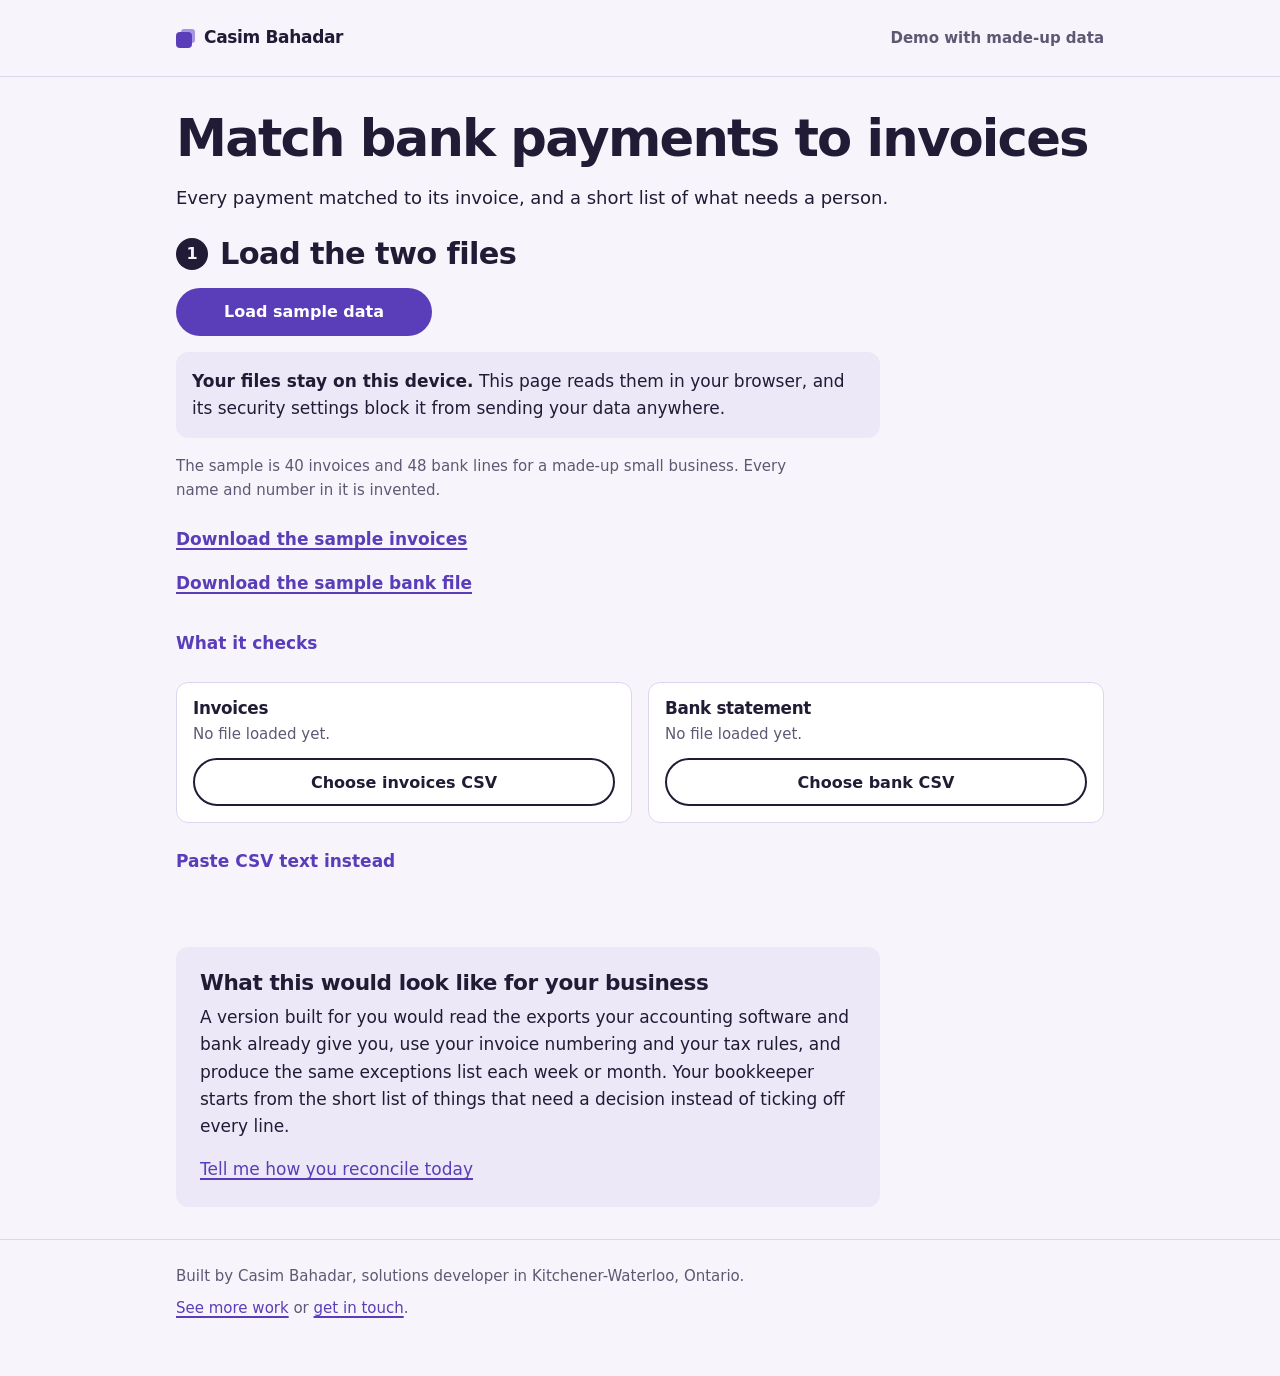
<file: index.html>
<!doctype html>
<html lang="en">
<head>
<meta charset="utf-8">
<meta name="viewport" content="width=device-width, initial-scale=1, viewport-fit=cover">
<title>Invoice and bank reconciliation demo | Casim Bahadar</title>
<meta name="description" content="Load an invoices CSV and a bank CSV and see payments matched to invoices in your browser, with unpaid invoices, partial and duplicate payments, and HST errors flagged.">
<meta name="theme-color" content="#F7F5FB">
<meta http-equiv="Content-Security-Policy" content="default-src 'none'; script-src 'sha256-dcaYiF8rsQ15AnYXZIWb/KBwa3j0bA7RWPYpEzPsWPE='; style-src 'unsafe-inline' https://fonts.googleapis.com; font-src https://fonts.gstatic.com; img-src data:; connect-src 'none'; base-uri 'none'; form-action 'none'">
<link rel="icon" href="data:image/svg+xml,%3Csvg xmlns=%27http://www.w3.org/2000/svg%27 viewBox=%270 0 16 16%27%3E%3Crect x=%275%27 y=%271%27 width=%2710%27 height=%2710%27 rx=%272%27 fill=%27%23A993E4%27/%3E%3Crect x=%271%27 y=%275%27 width=%2710%27 height=%2710%27 rx=%272%27 fill=%27%235A3DB8%27/%3E%3C/svg%3E">
<link rel="preconnect" href="https://fonts.googleapis.com">
<link rel="preconnect" href="https://fonts.gstatic.com" crossorigin>
<link rel="stylesheet" href="https://fonts.googleapis.com/css2?family=Schibsted+Grotesk:wght@400..900&display=swap">
<style>

/* Tokens. Spacing sits on a 4px scale, radii on three sizes. */
:root {
  --paper: #F7F5FB; --mist: #EDE8F7; --lav: #D8CCF3; --violet: #5A3DB8; --violet-deep: #432C93;
  --ink: #221B35; --slate: #5F5873; --line: #DDD5EE; --error: #A32A3C; --error-bg: #FBEAEE; --changed-bg: #FFF6DB;
  --s1: 0.25rem; --s2: 0.5rem; --s3: 0.75rem; --s4: 1rem; --s6: 1.5rem; --s8: 2rem; --s12: 3rem; --s16: 4rem;
  --r-sm: 4px; --r-md: 12px; --r-pill: 999px;
  --gutter: var(--s4);
  --font: "Schibsted Grotesk", ui-sans-serif, system-ui, -apple-system, "Segoe UI", Roboto, Arial, sans-serif;
  color-scheme: light;
}
@media (min-width: 40rem) { :root { --gutter: var(--s8); } }
*, *::before, *::after { box-sizing: border-box; }
html { -webkit-text-size-adjust: 100%; }
body {
  margin: 0; background: var(--paper); color: var(--ink); font-family: var(--font);
  font-size: 1rem; line-height: 1.6; -webkit-font-smoothing: antialiased;
  padding: env(safe-area-inset-top, 0px) env(safe-area-inset-right, 0px) env(safe-area-inset-bottom, 0px) env(safe-area-inset-left, 0px);
}
@media (min-width: 40rem) { body { font-size: 1.0625rem; } }
h1, h2, h3, h4 { margin: 0 0 var(--s3); line-height: 1.15; letter-spacing: -0.02em; text-wrap: balance; }
h1 { font-size: clamp(2rem, 1.4rem + 3vw, 3.2rem); font-weight: 850; letter-spacing: -0.035em; margin-bottom: var(--s4); }
h2 { font-size: clamp(1.4rem, 1.1rem + 1.2vw, 1.9rem); font-weight: 800; margin: 0; }
h3 { font-size: 1.2rem; font-weight: 750; margin-top: var(--s12); }
h4 { font-size: 1.05rem; font-weight: 750; margin-bottom: var(--s1); }
p { margin: 0 0 var(--s4); max-width: 64ch; }
a { color: var(--violet); text-decoration-thickness: 1.5px; text-underline-offset: 0.2em; }
@media (hover: hover) { a:hover { color: var(--violet-deep); } }
:focus-visible { outline: 3px solid var(--violet); outline-offset: 3px; border-radius: var(--r-sm); }
.wrap { max-width: 62rem; margin-inline: auto; padding-inline: var(--gutter); }
.sr-only { position: absolute; width: 1px; height: 1px; padding: 0; margin: -1px; overflow: hidden; clip: rect(0 0 0 0); white-space: nowrap; border: 0; }

.topbar { border-bottom: 1px solid var(--line); }
.topbar .wrap { display: flex; align-items: center; justify-content: space-between; gap: var(--s3); flex-wrap: wrap; padding-block: var(--s4); }
.wordmark { display: inline-flex; align-items: center; gap: var(--s3); min-height: 2.75rem; color: var(--ink); font-weight: 800; letter-spacing: -0.02em; text-decoration: none; }
.mark { width: 1rem; height: 1rem; border-radius: var(--r-sm); background: var(--violet); box-shadow: 4px -4px 0 -1px #A993E4; margin-top: var(--s1); }
.demo-flag { font-size: 0.9375rem; font-weight: 650; color: var(--slate); }

.intro { padding-block: var(--s8) var(--s6); }
.lede { font-size: 1.125rem; }
.privacy { max-width: 44rem; margin: 0; padding: var(--s4); background: var(--mist); border-radius: var(--r-md); }
.privacy p { margin: 0; }
.privacy strong { font-weight: 750; }

.step { padding-block: var(--s8); border-top: 1px solid var(--line); }
.step-head { display: flex; align-items: center; gap: var(--s3); margin-bottom: var(--s4); }
.step-num { flex: none; display: inline-grid; place-items: center; width: 2rem; height: 2rem; border-radius: var(--r-pill); background: var(--ink); color: var(--paper); font-weight: 800; font-size: 1rem; }
.muted { color: var(--slate); }
.small { font-size: 0.9375rem; }

/* One button system. Groups decide width: full width stacked on phones, equal widths in a row. */
.btn {
  display: inline-flex; align-items: center; justify-content: center; text-align: center;
  min-height: 3rem; padding: var(--s3) var(--s6);
  border: 2px solid transparent; border-radius: var(--r-pill);
  font: inherit; font-size: 1rem; font-weight: 650; line-height: 1.2; text-decoration: none; cursor: pointer;
}
.btn-primary { background: var(--violet); color: #fff; }
.btn-quiet { border-color: var(--ink); color: var(--ink); background: transparent; }
@media (hover: hover) {
  .btn-primary:hover { background: var(--violet-deep); color: #fff; }
  .btn-quiet:hover { background: var(--ink); color: var(--paper); }
}
.btn[disabled] { opacity: 0.45; cursor: not-allowed; }
.actions { display: flex; flex-direction: column; gap: var(--s3); margin-block: var(--s4); }
.actions > .btn { width: 100%; }
@media (min-width: 40rem) {
  .actions { flex-direction: row; flex-wrap: wrap; }
  .actions > .btn { flex: 1 1 0; width: auto; max-width: 16rem; }
}

details { margin-top: var(--s4); }
summary { cursor: pointer; font-weight: 650; color: var(--violet); min-height: 2.75rem; display: flex; align-items: center; }
textarea { width: 100%; min-height: 10rem; font: 1rem/1.5 ui-monospace, "SF Mono", Menlo, Consolas, monospace; padding: var(--s3); border: 1.5px solid var(--slate); border-radius: var(--r-md); background: #fff; color: var(--ink); }
label.block { display: block; font-weight: 650; margin-bottom: var(--s2); }
select { font: inherit; font-size: 1rem; min-height: 2.75rem; padding: var(--s1) var(--s2); border: 1.5px solid var(--slate); border-radius: var(--r-md); background: #fff; color: var(--ink); max-width: 100%; }
input[type="checkbox"], input[type="radio"] { width: 1.25rem; height: 1.25rem; accent-color: var(--violet); margin: 0; flex: none; }

.status { font-weight: 650; margin: var(--s3) 0 0; }
.alert { margin-top: var(--s4); padding: var(--s3) var(--s4); border-radius: var(--r-md); background: var(--error-bg); color: var(--error); font-weight: 650; border: 1.5px solid var(--error); }
.info { margin-top: var(--s4); padding: var(--s3) var(--s4); border-radius: var(--r-md); background: var(--mist); }
.alert:empty, .info:empty { display: none; }
.stale { margin: 0 0 var(--s6); padding: var(--s3) var(--s4); border-radius: var(--r-md); background: var(--changed-bg); border: 1.5px solid #8A6A12; font-weight: 650; }

.scroll { overflow-x: auto; -webkit-overflow-scrolling: touch; border: 1px solid var(--line); border-radius: var(--r-md); background: #fff; }
table { border-collapse: collapse; width: 100%; font-size: 0.9375rem; }
th, td { text-align: left; padding: var(--s3) var(--s4); border-bottom: 1px solid var(--line); vertical-align: top; }
th { background: var(--mist); font-weight: 700; white-space: nowrap; }
tr:last-child td, tr:last-child th { border-bottom: 0; }
td.num { font-variant-numeric: tabular-nums; white-space: nowrap; }
.check { display: flex; align-items: center; gap: var(--s2); min-height: 2.75rem; cursor: pointer; }
.map-table td { vertical-align: middle; }
.ws { display: inline-block; min-width: 0.6em; color: var(--violet); font-weight: 700; }
.empty-val { color: var(--slate); font-style: italic; }

fieldset { border: 0; padding: 0; margin: var(--s6) 0 0; }
legend { font-weight: 700; margin-bottom: var(--s2); padding: 0; }
.radio { display: flex; align-items: center; gap: var(--s3); min-height: 2.75rem; }

.summary-line { font-size: 1.125rem; font-weight: 600; max-width: 60ch; }
.summary-line b { font-weight: 850; }
.jump { display: flex; flex-wrap: wrap; gap: var(--s2) var(--s4); margin: 0; padding: 0; list-style: none; }
.jump a { display: inline-flex; align-items: center; min-height: 2.75rem; font-weight: 650; }

.cellmap { margin: 0; }
.cellmap svg { display: block; max-width: 100%; height: auto; }
.legend { display: flex; flex-wrap: wrap; gap: var(--s2) var(--s6); margin: var(--s3) 0 0; padding: 0; list-style: none; font-size: 0.9375rem; }
.legend li { display: flex; align-items: center; gap: var(--s2); }
.sw { width: 1rem; height: 1rem; border-radius: var(--r-sm); display: inline-block; }
.sw-same { background: var(--line); }
.sw-changed { background: var(--violet); }
.sw-flag { background: var(--error); background-image: repeating-linear-gradient(45deg, transparent 0 2px, rgba(255,255,255,.55) 2px 4px); }
figcaption { font-size: 0.9375rem; color: var(--slate); margin-top: var(--s2); }

.charts { display: grid; gap: 0 var(--s12); }
.charts > div { min-width: 0; }
@media (min-width: 52rem) { .charts { grid-template-columns: 1fr 1fr; } }
.bars { display: grid; gap: var(--s3); max-width: 40rem; }
.bar-row { display: grid; grid-template-columns: 1fr 2.5rem; align-items: center; gap: var(--s1) var(--s3); font-size: 0.9375rem; }
.bar-row .bar-track { grid-column: 1 / -1; grid-row: 2; }
.bar-track { display: block; height: 1rem; background: var(--mist); border-radius: var(--r-pill); overflow: hidden; }
.bar-fill { display: block; height: 100%; background: var(--violet); border-radius: var(--r-pill); }
.bars.problems .bar-fill { background: var(--error); }
.bar-row .n { font-weight: 800; font-variant-numeric: tabular-nums; text-align: right; }

.pairs { display: grid; gap: var(--s4); }
.pair { min-width: 0; border: 1.5px solid var(--line); border-radius: var(--r-md); padding: var(--s4); background: #fff; }
.pair.is-merged { border-color: var(--violet); background: var(--mist); }
.pair.is-kept { background: var(--paper); }
.pair .reason { margin: 0 0 var(--s3); color: var(--slate); font-size: 0.9375rem; }
.pair table { table-layout: fixed; font-size: 0.875rem; }
.pair th, .pair td { white-space: normal; overflow-wrap: anywhere; padding: var(--s2) var(--s3); }
.pair thead th:first-child { width: 30%; }
.pair th { overflow-wrap: normal; }
.pair td.diff { background: var(--changed-bg); font-weight: 650; }
.pair .outcome { font-weight: 650; margin: var(--s3) 0 0; }
.kind { display: inline-block; font-size: 0.875rem; font-weight: 700; padding: 0 var(--s2); border-radius: var(--r-pill); background: var(--lav); margin-left: var(--s2); vertical-align: 0.1em; }

.req-text { font-size: 0.9375rem; }
@media (min-width: 40.01rem) { .req-text { position: absolute; width: 1px; height: 1px; overflow: hidden; clip: rect(0 0 0 0); } }
@media (max-width: 40rem) {
  .stack thead, .map-table thead { position: absolute; width: 1px; height: 1px; overflow: hidden; clip: rect(0 0 0 0); }
  .stack tr { display: grid; grid-template-columns: 1fr 1fr; gap: var(--s2) var(--s4); padding: var(--s3) var(--s4); border-bottom: 1px solid var(--line); }
  .stack tr:last-child { border-bottom: 0; }
  .stack td { display: block; padding: 0; border: 0; overflow-wrap: anywhere; }
  .stack td::before { content: attr(data-label); display: block; font-size: 0.875rem; font-weight: 650; color: var(--slate); }
  .stack td:nth-child(n+5) { grid-column: 1 / -1; }
  .stack td:nth-child(1), .stack td:nth-child(2) { font-weight: 750; }
  .stack td:nth-child(1)::before { content: "Row "; display: inline; font: inherit; color: inherit; }
  .stack td:nth-child(2)::before { display: none; }
  .stack td.num { white-space: normal; }
  .stack-wrap.scroll, .map-wrap.scroll { overflow-x: visible; }
  .map-table tr { display: grid; grid-template-columns: 1fr auto; align-items: center; gap: var(--s1) var(--s4); padding: var(--s3) var(--s4); border-bottom: 1px solid var(--line); }
  .map-table tr:last-child { border-bottom: 0; }
  .map-table th { grid-column: 1 / -1; background: none; padding: 0; border: 0; white-space: normal; }
  .map-table td { padding: 0; border: 0; }
  .map-table td:last-child { grid-column: 1 / -1; font-size: 0.875rem; color: var(--slate); overflow-wrap: anywhere; }
  .map-table td:last-child::before { content: "First value: "; }
  .map-table select { width: 100%; }
}

.biz { margin-block: var(--s8); }
.biz-box { max-width: 44rem; padding: var(--s6); background: var(--mist); border-radius: var(--r-md); }
.biz-box h2 { font-size: 1.35rem; margin-bottom: var(--s2); }
.biz-box p:last-child { margin-bottom: 0; }
footer { border-top: 1px solid var(--line); padding-block: var(--s6) var(--s12); font-size: 0.9375rem; color: var(--slate); }
footer p { margin: 0 0 var(--s2); }

[hidden] { display: none !important; }
@media (prefers-reduced-motion: reduce) { * { scroll-behavior: auto !important; transition: none !important; animation: none !important; } }

/* Demo 2 additions */
.scroll { position: relative; }
@media (max-width: 40rem) { .stack thead th { white-space: normal; padding: 0; } }
.stack td:nth-child(1)::before { content: none; }
.files { display: grid; gap: var(--s4); margin-top: var(--s4); }
@media (min-width: 40rem) { .files { grid-template-columns: 1fr 1fr; } }
.file-card { padding: var(--s4); border: 1.5px solid var(--line); border-radius: var(--r-md); background: #fff; }
.file-card h3 { margin: 0 0 var(--s1); font-size: 1.05rem; }
.file-card p { margin: 0; }
.file-card .btn { width: 100%; margin-top: var(--s3); }
.roles { display: grid; gap: var(--s3); margin: 0; }
.role { display: grid; gap: var(--s1); }
.role label { font-weight: 650; }
.role select { width: 100%; }
@media (min-width: 40rem) { .role { grid-template-columns: 12rem 1fr; align-items: center; gap: var(--s4); } }
.map-group { margin-top: var(--s6); padding: var(--s4); border: 1.5px solid var(--line); border-radius: var(--r-md); background: #fff; }
.map-group h3 { margin: 0 0 var(--s3); font-size: 1.05rem; }
.map-group .hint { margin: var(--s3) 0 0; }
.num-field { display: flex; align-items: center; gap: var(--s3); flex-wrap: wrap; }
input[type="number"] { font: inherit; font-size: 1rem; width: 6rem; min-height: 2.75rem; padding: var(--s1) var(--s3); border: 1.5px solid var(--slate); border-radius: var(--r-md); background: #fff; color: var(--ink); }
.money { display: grid; gap: var(--s6); max-width: 44rem; }
.money-row h4 { margin-bottom: var(--s2); }
.money-bar { display: flex; gap: 2px; height: 1.5rem; border: 1px solid var(--ink); border-radius: var(--r-sm); overflow: hidden; background: #fff; }
.money-bar span { display: block; height: 100%; min-width: 4px; }
.seg-ok { background: var(--violet); }
.seg-owing { background: #B9A9E8; }
.seg-bad { background: var(--error); background-image: repeating-linear-gradient(45deg, transparent 0 3px, rgba(255,255,255,.55) 3px 5px); }
.seg-review { background: #8A6A12; }
.money-legend { display: flex; flex-wrap: wrap; gap: var(--s2) var(--s6); margin: var(--s2) 0 0; padding: 0; list-style: none; font-size: 0.9375rem; }
.money-legend li { display: flex; align-items: center; gap: var(--s2); }
.money-legend b { font-variant-numeric: tabular-nums; }
.sw-ok { background: var(--violet); }
.sw-owing { background: #B9A9E8; border: 1px solid var(--ink); }
.sw-bad { background: var(--error); background-image: repeating-linear-gradient(45deg, transparent 0 2px, rgba(255,255,255,.55) 2px 4px); }
.sw-review { background: #8A6A12; }
.filter { display: grid; gap: var(--s1); margin: var(--s6) 0 var(--s4); max-width: 24rem; }
.filter label { font-weight: 650; }
.tag { display: inline-block; font-size: 0.875rem; font-weight: 700; padding: 0 var(--s2); border-radius: var(--r-md); background: var(--lav); }
.tag-bad { background: var(--error-bg); color: var(--error); }
td.money-cell { font-variant-numeric: tabular-nums; white-space: nowrap; }
.intro-short { padding-bottom: 0; }
.intro-short + .step { border-top: 0; padding-top: var(--s2); }
.linkish { font: inherit; font-weight: 650; color: var(--violet); background: none; border: 0; padding: 0; text-decoration: underline; text-decoration-thickness: 1.5px; text-underline-offset: 0.2em; cursor: pointer; display: inline-flex; align-items: center; min-height: 2.75rem; }
.manual { display: grid; gap: var(--s2); margin-top: var(--s3); padding-top: var(--s3); border-top: 1px dashed var(--line); }
.manual label { font-weight: 650; font-size: 0.9375rem; }
.manual select { width: 100%; }
.manual .btn { width: 100%; }
@media (min-width: 40rem) { .manual { grid-template-columns: 1fr auto; align-items: end; } .manual label { grid-column: 1 / -1; } .manual .btn { width: auto; } }
.btn-inline { min-height: 2.75rem; margin-top: var(--s2); }
.hand { margin: 0 0 var(--s6); padding: var(--s4); border: 2px solid var(--violet); border-radius: var(--r-md); background: #fff; }
.hand h4 { margin: 0 0 var(--s2); }
.hand ul { list-style: none; margin: 0; padding: 0; display: grid; gap: var(--s2); }
.hand li { display: flex; flex-wrap: wrap; align-items: center; justify-content: space-between; gap: var(--s2) var(--s4); }
</style>
</head>
<body>
<header class="topbar">
  <div class="wrap">
    <a class="wordmark" href="https://casimbahadar.github.io/"><span class="mark" aria-hidden="true"></span>Casim Bahadar</a>
    <span class="demo-flag">Demo with made-up data</span>
  </div>
</header>

<main id="main">
  <div class="wrap intro intro-short">
    <h1>Match bank payments to invoices</h1>
    <p class="lede">Every payment matched to its invoice, and a short list of what needs a person.</p>
  </div>

  <section class="wrap step" aria-labelledby="h-load">
    <div class="step-head"><span class="step-num" aria-hidden="true">1</span><h2 id="h-load">Load the two files</h2></div>
    <div class="actions"><button class="btn btn-primary" id="btn-sample" type="button">Load sample data</button></div>
    <div class="privacy"><p><strong>Your files stay on this device.</strong> This page reads them in your browser, and its security settings block it from sending your data anywhere.</p></div>
    <p class="small muted" style="margin-top: var(--s4)">The sample is 40 invoices and 48 bank lines for a made-up small business. Every name and number in it is invented.</p>
    <p style="margin: 0"><button class="linkish" id="dl-sample-inv" type="button">Download the sample invoices</button></p>
    <p style="margin: 0"><button class="linkish" id="dl-sample-bank" type="button">Download the sample bank file</button></p>
    <details>
      <summary>What it checks</summary>
      <p>A payment is matched when its bank description names an invoice number (INV-1042, INV1042, #1042 or "invoice 1042"), whatever the date. A payment with no number is matched when exactly one open invoice has that balance and is dated within a set number of days before it. When two or more fit, it goes to a person instead of being guessed. It flags payments with no invoice, invoices with no payment, partial, duplicate and extra payments, tax that isn't 13% HST on H13 invoices, tax charged on EXEMPT or ZERO invoices, and totals that don't equal subtotal plus tax. You can match any leftover payment by hand, and undo it.</p>
      <p>Bank files can have one signed amount column or separate deposit and withdrawal columns, with or without a header row. Title lines above the header and totals rows are left out.</p>
    </details>
    <div class="files">
      <div class="file-card">
        <h3>Invoices</h3>
        <p class="small muted" id="inv-status">No file loaded yet.</p>
        <button class="btn btn-quiet" id="btn-inv" type="button">Choose invoices CSV</button>
        <input type="file" id="file-inv" accept=".csv,.txt,text/csv,text/plain" hidden>
      </div>
      <div class="file-card">
        <h3>Bank statement</h3>
        <p class="small muted" id="bank-status">No file loaded yet.</p>
        <button class="btn btn-quiet" id="btn-bank" type="button">Choose bank CSV</button>
        <input type="file" id="file-bank" accept=".csv,.txt,text/csv,text/plain" hidden>
      </div>
    </div>
    <details id="paste-box">
      <summary>Paste CSV text instead</summary>
      <label class="block" for="paste-inv">Invoices CSV, with a header row first</label>
      <textarea id="paste-inv" spellcheck="false" autocomplete="off"></textarea>
      <label class="block" for="paste-bank" style="margin-top: var(--s4)">Bank CSV, with a header row first</label>
      <textarea id="paste-bank" spellcheck="false" autocomplete="off"></textarea>
      <div class="actions"><button class="btn btn-quiet" id="btn-paste" type="button">Use pasted text</button></div>
    </details>
    <div class="alert" id="load-error" role="alert"></div>
  </section>

  <section class="wrap step" id="step-map" aria-labelledby="h-map" hidden>
    <div class="step-head"><span class="step-num" aria-hidden="true">2</span><h2 id="h-map" tabindex="-1">Check the columns</h2></div>
    <p id="map-summary"></p>
    <details id="map-details">
      <summary>Change which columns are used</summary>
      <div class="map-group"><h3>Invoices file</h3><div class="roles" id="roles-inv"></div><p class="hint small muted" id="hint-inv"></p></div>
      <div class="map-group"><h3>Bank file</h3><div class="roles" id="roles-bank"></div><p class="hint small muted" id="hint-bank"></p></div>
    </details>
    <div class="map-group">
      <h3>Matching without an invoice number</h3>
      <div class="num-field"><label for="window">Look for invoices dated up to</label><input type="number" id="window" min="1" max="365" value="45" inputmode="numeric"><span>days before the payment</span></div>
      <p class="hint small muted">Payments that name an invoice number are matched by that number, whatever the date. Invoices with tax code H13 are checked for 13% HST, allowing one cent for rounding. EXEMPT and ZERO invoices are flagged if they charge any tax. Every invoice is checked that subtotal plus tax equals the total.</p>
    </div>
    <div class="alert" id="map-error" role="alert"></div>
    <div class="actions"><button class="btn btn-primary" id="btn-run" type="button">Match payments</button></div>
  </section>

  <section class="wrap step" id="step-results" aria-labelledby="h-results" hidden>
    <div class="step-head"><span class="step-num" aria-hidden="true">3</span><h2 id="h-results" tabindex="-1">Results</h2></div>
    <p class="stale" id="stale" role="status" hidden></p>
    <p class="summary-line" id="summary"></p>
    <nav aria-label="Results sections"><ul class="jump">
      <li><a href="#h-exceptions">Exceptions</a></li>
      <li><a href="#h-matched">Matched</a></li>
      <li><a href="#h-download">Download</a></li>
    </ul></nav>

    <h3>Where the money is</h3>
    <div class="money" id="money"></div>

    <h3 id="h-exceptions" tabindex="-1">Exceptions</h3>
    <p class="small muted">Each one needs a person to look at it. Nothing here was changed or guessed.</p>
    <div class="hand" id="hand" hidden></div>
    <div class="bars problems" id="bars-exc"></div>
    <div class="filter" id="filter-wrap"><label for="filter">Show</label><select id="filter"></select></div>
    <div id="exceptions"></div>

    <h3 id="h-matched">Matched payments</h3>
    <div id="matched"></div>

    <div id="skipped-wrap" hidden>
      <h3>Rows that couldn't be read</h3>
      <div id="skipped"></div>
    </div>

    <h3 id="h-download">Download</h3>
    <div class="actions">
      <button class="btn btn-primary" id="dl-exc" type="button">Download exceptions</button>
      <button class="btn btn-quiet" id="dl-matched" type="button">Download matched list</button>
    </div>
    <div class="actions"><button class="btn btn-quiet" id="btn-reset" type="button">Start over</button></div>
    <p class="sr-only" id="announce" aria-live="polite"></p>
  </section>

  <aside class="wrap biz" aria-labelledby="h-biz">
    <div class="biz-box">
      <h2 id="h-biz">What this would look like for your business</h2>
      <p>A version built for you would read the exports your accounting software and bank already give you, use your invoice numbering and your tax rules, and produce the same exceptions list each week or month. Your bookkeeper starts from the short list of things that need a decision instead of ticking off every line.</p>
      <p><a href="https://casimbahadar.github.io/contact.html">Tell me how you reconcile today</a></p>
    </div>
  </aside>
</main>

<footer>
  <div class="wrap">
    <p>Built by Casim Bahadar, solutions developer in Kitchener-Waterloo, Ontario.</p>
    <p><a href="https://casimbahadar.github.io/work.html">See more work</a> or <a href="https://casimbahadar.github.io/contact.html">get in touch</a>.</p>
  </div>
</footer>
<script>/* CORE-START: pure functions, no page access. Tests call these through window.Recon. */
const Recon = (() => {
  const HST_RATE = 13;

  function detectDelimiter(text) {
    let line = "", q = false;
    for (let i = 0; i < text.length; i++) {
      const c = text[i];
      if (c === '"') q = !q;
      else if (!q && (c === "\n" || c === "\r")) break;
      line += q ? "" : c;
    }
    const counts = { ",": 0, ";": 0, "\t": 0 };
    for (const c of line) if (c in counts) counts[c]++;
    let best = ",";
    for (const d of [";", "\t"]) if (counts[d] > counts[best]) best = d;
    return best;
  }

  function parseCSV(text, label) {
    if (text.charCodeAt(0) === 0xFEFF) text = text.slice(1);
    const delim = detectDelimiter(text);
    const records = [];
    let field = "", fields = [], inQuotes = false, line = 1, quoteLine = 0;
    const end = () => { fields.push(field); field = ""; records.push(fields); fields = []; };
    for (let i = 0; i < text.length; i++) {
      const c = text[i];
      if (inQuotes) {
        if (c === '"') { if (text[i + 1] === '"') { field += '"'; i++; } else inQuotes = false; }
        else { if (c === "\n") line++; field += c; }
        continue;
      }
      if (c === '"' && field === "") { inQuotes = true; quoteLine = line; }
      else if (c === delim) { fields.push(field); field = ""; }
      else if (c === "\r") { if (text[i + 1] === "\n") i++; end(); line++; }
      else if (c === "\n") { end(); line++; }
      else field += c;
    }
    if (inQuotes) throw new Error("In the " + label + ", line " + quoteLine + " opens a quote that never closes. Check that line for a stray \" character.");
    if (field !== "" || fields.length) end();
    const rows = [];
    records.forEach((f, i) => { if (f.some(v => v.trim() !== "")) rows.push({ row: i + 1, cells: f.map(v => v.trim()) }); });
    if (!rows.length) throw new Error("The " + label + " is empty.");
    const width = Math.max(...rows.map(r => r.cells.length));
    // A data row has a date and an amount in it. Some bank exports have no header row at all,
    // and some report exports put title lines above the header.
    const isData = r => { const cs = r.cells.filter(v => v !== ""); return cs.some(v => dateParts(v)) && cs.some(v => !dateParts(v) && /\d/.test(v) && parseMoney(v) !== null); };
    let hi = 0, noHeader = false;
    if (isData(rows[0])) noHeader = true;
    else {
      const need = Math.max(2, Math.ceil(width * 0.5));
      const found = rows.slice(0, 10).findIndex(r => r.cells.filter(v => v !== "").length >= need && !isData(r));
      hi = found < 0 ? 0 : found;
    }
    const headers = [];
    for (let i = 0; i < width; i++) headers.push(noHeader ? "Column " + (i + 1) : (rows[hi].cells[i] || "Column " + (i + 1)));
    const bodyRaw = noHeader ? rows : rows.slice(hi + 1);
    if (!bodyRaw.length) throw new Error("The " + label + " has a header row but no data rows.");
    const totalRows = [], body = [];
    for (const r of bodyRaw) {
      const c = r.cells.slice(); while (c.length < width) c.push("");
      if (c.some(v => /^(grand )?totals?\b/i.test(v))) totalRows.push(r.row); else body.push({ row: r.row, cells: c });
    }
    return { headers, rows: body, delimiter: delim, noHeader, titleRows: noHeader ? 0 : hi, totalRows };
  }

  const ROLES = {
    inv: [
      ["number", "Invoice number", true], ["customer", "Customer", false], ["date", "Invoice date", true],
      ["subtotal", "Subtotal before tax", false], ["code", "Tax code", false], ["tax", "Tax", false], ["total", "Total", true]
    ],
    bank: [
      ["date", "Date", true], ["desc", "Description", true], ["desc2", "More description", false], ["amount", "Amount (one column, deposits positive)", false],
      ["deposit", "Deposit column", false], ["withdrawal", "Withdrawal column", false]
    ]
  };
  const PATTERNS = {
    inv: [
      ["date", /^(?!.*due).*date/i], ["code", /tax ?(code|type|class)|^code$/i], ["subtotal", /sub ?-?total|before tax|pre-?tax|net amount|^net$/i],
      ["tax", /^(tax|hst|gst|sales tax|tax amount|hst amount|tps|tvh)$/i], ["total", /total|amount due|gross|^amount$|montant/i],
      ["customer", /customer|client|bill ?to|source name|name/i], ["number", /invoice|inv\b|number|^num$|no\.?$|#|facture/i]
    ],
    bank: [
      ["date", /date|posted/i], ["deposit", /deposit|credit|money in|paid in|d[ée]p[oô]t/i], ["withdrawal", /withdraw|debit|money out|paid out|retrait/i],
      ["amount", /amount|value|montant|cad ?\$/i], ["desc", /desc|detail|memo|payee|transaction|narrative|name|libell/i], ["desc2", /desc|detail|memo|payee|narrative|libell/i]
    ]
  };
  // For a file with no header row: work columns out from what's in them.
  function guessByContent(t, kind) {
    const sample = t.rows.slice(0, 300), roles = {};
    const stats = t.headers.map((h, c) => {
      const vals = sample.map(r => r.cells[c]).filter(v => v !== "");
      const dates = vals.filter(v => dateParts(v)).length;
      const nums = vals.filter(v => !dateParts(v) && /\d/.test(v) && parseMoney(v) !== null).length;
      return { c, filled: vals.length / Math.max(1, sample.length), date: dates / Math.max(1, vals.length), num: nums / Math.max(1, vals.length), len: vals.reduce((s, v) => s + v.length, 0) / Math.max(1, vals.length) };
    });
    const dateCol = stats.filter(s => s.date >= 0.8).sort((a, b) => b.date - a.date)[0];
    if (dateCol) roles.date = dateCol.c;
    const numeric = stats.filter(s => s.c !== roles.date && s.num >= 0.8);
    const text = stats.filter(s => s.c !== roles.date && s.num < 0.5).sort((a, b) => b.len - a.len);
    if (kind === "bank") {
      if (text[0]) roles.desc = text[0].c;
      let pair = null;
      for (let i = 0; i < numeric.length && !pair; i++) for (let j = i + 1; j < numeric.length && !pair; j++) {
        const a = numeric[i].c, b = numeric[j].c;
        const one = sample.filter(r => (r.cells[a] !== "") !== (r.cells[b] !== "")).length;
        if (one >= sample.length * 0.9) pair = [a, b];
      }
      if (pair) { roles.withdrawal = pair[0]; roles.deposit = pair[1]; }
      else if (numeric[0]) roles.amount = numeric[0].c;
    } else {
      if (numeric.length) roles.total = numeric[numeric.length - 1].c;
      const num = stats.find(s => s.c !== roles.date && sample.every(r => /^[A-Z#-]{0,6}\d+$/i.test(r.cells[s.c])));
      if (num) roles.number = num.c;
    }
    return roles;
  }
  function guessRoles(headers, kind, table) {
    if (table && table.noHeader) return guessByContent(table, kind);
    const roles = {}, taken = new Set();
    for (const [role, re] of PATTERNS[kind]) {
      const i = headers.findIndex((h, j) => !taken.has(j) && re.test(h));
      if (i >= 0) { roles[role] = i; taken.add(i); }
    }
    if (roles.amount !== undefined && (roles.deposit !== undefined || roles.withdrawal !== undefined)) delete roles.amount;
    return roles;
  }

  // Money to integer cents. Handles $, CA$, spaces, (brackets) and a decimal comma.
  function parseMoney(s) {
    let v = String(s || "").replace(/[\s\u00A0]/g, "").replace(/^(CA|CAD|C)?\$|\$$|CAD$/gi, "");
    if (v === "") return null;
    let neg = false;
    if (/^\(.*\)$/.test(v)) { neg = true; v = v.slice(1, -1); }
    if (/^-/.test(v)) { neg = !neg; v = v.slice(1); }
    v = v.replace(/^\$/, "");
    const lastDot = v.lastIndexOf("."), lastComma = v.lastIndexOf(",");
    if (lastDot >= 0 && lastComma >= 0) {
      if (lastComma > lastDot) v = v.replace(/\./g, "").replace(",", ".");
      else v = v.replace(/,/g, "");
    } else if (lastComma >= 0) {
      v = /,\d{2}$/.test(v) && (v.match(/,/g) || []).length === 1 ? v.replace(",", ".") : v.replace(/,/g, "");
    }
    if (!/^\d+(\.\d{1,2})?$/.test(v)) return null;
    const [w, f = ""] = v.split(".");
    const c = parseInt(w, 10) * 100 + parseInt((f + "00").slice(0, 2), 10);
    return neg ? -c : c;
  }
  const fmtMoney = c => (c < 0 ? "-" : "") + "$" + Math.floor(Math.abs(c) / 100).toLocaleString("en-CA") + "." + String(Math.abs(c) % 100).padStart(2, "0");

  const MONTHS = ["jan","feb","mar","apr","may","jun","jul","aug","sep","oct","nov","dec"];
  const MOIS = { janvier: 1, janv: 1, fevrier: 2, fevr: 2, mars: 3, avril: 4, avr: 4, mai: 5, juin: 6, juillet: 7, juil: 7, aout: 8, septembre: 9, sept: 9, octobre: 10, novembre: 11, decembre: 12 };
  function monthOf(w) {
    const f = w.normalize("NFD").replace(/[\u0300-\u036f]/g, "").toLowerCase().replace(/\.$/, "");
    return MOIS[f] || MONTHS.indexOf(f.slice(0, 3)) + 1;
  }
  // Returns {y, m, d} when the order is known, {a, b, y} when it depends on the file's order, or null.
  function dateParts(s) {
    const v = String(s || "").trim().replace(/[T ]\d{1,2}:\d{2}.*$/, "");
    let r;
    if ((r = v.match(/^(\d{4})[-\/.](\d{1,2})[-\/.](\d{1,2})$/))) return { y: +r[1], m: +r[2], d: +r[3] };
    if ((r = v.match(/^(\d{1,2})[-\/.](\d{1,2})[-\/.](\d{4})$/))) return { a: +r[1], b: +r[2], y: +r[3] };
    if ((r = v.match(/^([A-Za-z]{3,})\.?\s+(\d{1,2}),?\s+(\d{4})$/))) { const m = monthOf(r[1]); return m ? { y: +r[3], m, d: +r[2] } : null; }
    const fr = v.replace(/^le\s+/i, "").replace(/^(\d{1,2})er\b/i, "$1");
    if ((r = fr.match(/^(\d{1,2})[\s-]+([A-Za-z\u00C0-\u00FF]{3,}\.?),?[\s-]+(\d{4})$/))) { const m = monthOf(r[2]); return m ? { y: +r[3], m, d: +r[1] } : null; }
    return null;
  }
  // Works out whether a file writes day or month first, from any date where one part is over 12.
  function detectOrder(values) {
    let day = null, month = null, needs = false;
    for (const v of values) {
      const p = dateParts(v);
      if (!p || p.a === undefined) continue;
      if (p.a > 12 && p.b <= 12) day = day || v;
      else if (p.b > 12 && p.a <= 12) month = month || v;
      else if (p.a !== p.b) needs = true;
    }
    if (day && month) return { order: "conflict", example: day + " and " + month };
    if (day) return { order: "day", example: day };
    if (month) return { order: "month", example: month };
    return { order: needs ? "unknown" : "none", example: "" };
  }
  function toDay(p, order) {
    if (!p) return null;
    let y = p.y, m = p.m, d = p.d;
    if (p.a !== undefined) {
      if (p.a === p.b) { m = p.a; d = p.b; }
      else if (order === "day") { d = p.a; m = p.b; }
      else if (order === "month") { m = p.a; d = p.b; }
      else return null;
    }
    if (m < 1 || m > 12 || d < 1 || d > new Date(Date.UTC(y, m, 0)).getUTCDate()) return null;
    return Date.UTC(y, m - 1, d) / 86400000;
  }
  const fmtDay = n => new Date(n * 86400000).toISOString().slice(0, 10);

  const norm = s => String(s).toUpperCase().replace(/[^A-Z0-9]/g, "");
  // Finds invoice numbers named in a bank description.
  function findRefs(desc, byNorm, byDigits) {
    const up = String(desc).toUpperCase();
    const found = new Set(), unknown = new Set();
    const re = /(#\s*)?\b([A-Z]{1,4})?[\s\-_.:#]*(\d{3,})\b/g;
    let m;
    while ((m = re.exec(up))) {
      const hash = /#/.test(m[0]), prefix = m[2] || "", digits = m[3];
      const word = up.slice(Math.max(0, m.index - 9), m.index);
      const full = prefix + digits;
      if (prefix && byNorm.has(full)) { found.add(byNorm.get(full)); continue; }
      const invWord = /\b(INVOICE|INV|NO)[\s.:#]*$/.test(word) || /^(INV|INVOICE|NO)$/.test(prefix);
      if ((hash || invWord || prefix === "INV") && byDigits.has(digits)) { const n = byDigits.get(digits); if (n) { found.add(n); continue; } }
      if (prefix === "INV" || hash || invWord) unknown.add((prefix || "#") + (prefix ? "-" : "") + digits);
    }
    return { found: [...found], unknown: [...unknown] };
  }

  function readInvoices(t, roles, order) {
    const out = [], skipped = [], seen = new Map();
    for (const tr of t.totalRows || []) skipped.push({ file: "Invoices", row: tr, reason: "Totals row, left out" });
    const get = (r, k) => roles[k] === undefined ? "" : r.cells[roles[k]];
    for (const r of t.rows) {
      const num = get(r, "number");
      const bad = why => skipped.push({ file: "Invoices", row: r.row, reason: why });
      if (!num) { bad("No invoice number"); continue; }
      if (seen.has(norm(num))) { bad("Invoice number " + num + " already appears on row " + seen.get(norm(num))); continue; }
      const day = toDay(dateParts(get(r, "date")), order);
      if (day === null) { bad("Invoice date \"" + get(r, "date") + "\" isn't a date that can be read"); continue; }
      const total = parseMoney(get(r, "total"));
      if (total === null) { bad("Total \"" + get(r, "total") + "\" isn't a number"); continue; }
      const hasTax = roles.subtotal !== undefined && roles.tax !== undefined;
      const sub = hasTax ? parseMoney(get(r, "subtotal")) : null, tax = hasTax ? (get(r, "tax") === "" ? 0 : parseMoney(get(r, "tax"))) : null;
      if (hasTax && (sub === null || tax === null)) { bad("Subtotal or tax isn't a number"); continue; }
      seen.set(norm(num), r.row);
      const code = roles.code === undefined ? "H13" : (get(r, "code").toUpperCase().replace(/\s/g, "") || "H13");
      out.push({ num, customer: get(r, "customer"), day, sub, tax, total, code, row: r.row, paid: 0, links: [] });
    }
    return { invoices: out, skipped };
  }

  function readBank(t, roles, order) {
    const deposits = [], skipped = [];
    for (const tr of t.totalRows || []) skipped.push({ file: "Bank", row: tr, reason: "Totals row, left out" });
    let withdrawals = 0;
    const get = (r, k) => roles[k] === undefined ? "" : r.cells[roles[k]];
    for (const r of t.rows) {
      const bad = why => skipped.push({ file: "Bank", row: r.row, reason: why });
      const day = toDay(dateParts(get(r, "date")), order);
      if (day === null) { bad("Date \"" + get(r, "date") + "\" isn't a date that can be read"); continue; }
      let amt;
      if (roles.amount !== undefined) {
        amt = parseMoney(get(r, "amount"));
        if (amt === null) { bad("Amount \"" + get(r, "amount") + "\" isn't a number"); continue; }
      } else {
        const dep = parseMoney(get(r, "deposit")), wd = parseMoney(get(r, "withdrawal"));
        if (dep === null && wd === null) { bad("No deposit or withdrawal amount"); continue; }
        amt = (dep || 0) - Math.abs(wd || 0);
      }
      if (amt <= 0) { withdrawals++; continue; }
      deposits.push({ row: r.row, day, desc: [get(r, "desc"), get(r, "desc2")].filter(Boolean).join(" "), amt, links: [], status: "" });
    }
    return { deposits, withdrawals, skipped };
  }

  const TYPES = {
    unmatched: "Payment with no invoice", unpaid: "Invoice with no payment", partial: "Partly paid",
    duplicate: "Duplicate payment", overpaid: "Overpayment", review: "Needs review",
    hst: "Tax isn't 13% HST", taxonexempt: "Tax on an untaxed invoice", totalmismatch: "Total doesn't add up", taxcode: "Unknown tax code"
  };

  function reconcile(invT, invRoles, invOrder, bankT, bankRoles, bankOrder, windowDays, manual) {
    manual = manual || {};
    const { invoices, skipped: s1 } = readInvoices(invT, invRoles, invOrder);
    const { deposits, withdrawals, skipped: s2 } = readBank(bankT, bankRoles, bankOrder);
    const exceptions = [];
    const exc = (type, o) => exceptions.push(Object.assign({ type, label: TYPES[type], invoice: "", payRow: null, payDay: null, amount: null, reason: "" }, o));
    const byNorm = new Map(), digitCount = new Map(), byDigits = new Map();
    for (const inv of invoices) {
      byNorm.set(norm(inv.num), inv.num);
      const d = (inv.num.match(/(\d+)\D*$/) || [])[1];
      if (d) { digitCount.set(d, (digitCount.get(d) || 0) + 1); byDigits.set(d, inv.num); }
    }
    for (const [d, n] of digitCount) if (n > 1) byDigits.set(d, null);
    const byNum = new Map(invoices.map(i => [i.num, i]));
    const order = deposits.slice().sort((a, b) => a.day - b.day || a.row - b.row);
    const link = (dep, inv, amt, rule) => { inv.paid += amt; inv.links.push({ row: dep.row, amt }); dep.links.push({ num: inv.num, amt, rule }); };

    function applyRef(dep, inv, rule) {
      const bal = inv.total - inv.paid;
      if (bal <= 0) {
        const same = dep.amt === inv.total || inv.links.some(l => l.amt === dep.amt);
        exc(same ? "duplicate" : "overpaid", { invoice: inv.num, payRow: dep.row, payDay: dep.day, amount: dep.amt,
          reason: (same ? "Same amount as a payment already received for " : "Extra payment for ") + inv.num + ", which was already paid in full" + (inv.links.length ? " by bank row " + inv.links.map(l => l.row).join(" and ") : "") + "." });
        dep.status = "exception";
        return;
      }
      if (dep.amt > bal) {
        link(dep, inv, dep.amt, rule);
        exc("overpaid", { invoice: inv.num, payRow: dep.row, payDay: dep.day, amount: dep.amt, reason: "Paid " + fmtMoney(dep.amt) + " when " + fmtMoney(bal) + " was owing, " + fmtMoney(dep.amt - bal) + " too much." });
        dep.status = "matched";
        return;
      }
      link(dep, inv, dep.amt, rule);
      dep.status = "matched";
    }

    // Pass 0: matches a person made by hand
    for (const dep of order) {
      const n = manual[dep.row];
      if (n && byNum.has(n)) { applyRef(dep, byNum.get(n), "Matched by hand"); dep.manual = true; }
    }
    // Pass 1: payments that name an invoice
    for (const dep of order) {
      if (dep.status) continue;
      const refs = findRefs(dep.desc, byNorm, byDigits);
      dep.unknown = refs.unknown;
      if (refs.found.length === 1) applyRef(dep, byNum.get(refs.found[0]), "Invoice number in description");
      else if (refs.found.length > 1) {
        const invs = refs.found.map(n => byNum.get(n));
        const owing = invs.reduce((s, i) => s + Math.max(0, i.total - i.paid), 0);
        if (owing === dep.amt && invs.every(i => i.total > i.paid)) { invs.forEach(i => link(dep, i, i.total - i.paid, "Invoice numbers in description")); dep.status = "matched"; }
        else { exc("review", { invoice: refs.found.join(", "), payRow: dep.row, payDay: dep.day, amount: dep.amt, reason: "Names " + refs.found.join(" and ") + ", but the amount doesn't equal what's owing on them (" + fmtMoney(owing) + ")." }); dep.status = "exception"; }
      }
    }
    // Pass 2: payments with no invoice number, by exact balance inside the date window
    for (const dep of order) {
      if (dep.status) continue;
      const cands = invoices.filter(i => i.total - i.paid === dep.amt && dep.day >= i.day && dep.day <= i.day + windowDays);
      const named = dep.unknown && dep.unknown.length ? " It names " + dep.unknown.join(", ") + ", which isn't in the invoice list." : "";
      if (cands.length === 1) { link(dep, cands[0], dep.amt, "Amount and date" + (named ? " (named invoice not found)" : "")); dep.status = "matched"; }
      else if (cands.length > 1) { exc("review", { invoice: cands.map(c => c.num).join(", "), payRow: dep.row, payDay: dep.day, amount: dep.amt, reason: "Could be any of " + cands.length + " invoices with the same balance: " + cands.map(c => c.num).join(", ") + "." + named }); dep.status = "exception"; }
      else {
        exc("unmatched", { payRow: dep.row, payDay: dep.day, amount: dep.amt, reason: named ? named.trim() + " No other invoice matches the amount." : "No invoice number in the description, and no invoice with a balance of " + fmtMoney(dep.amt) + " dated up to " + windowDays + " days before it." });
        dep.status = "exception";
      }
    }
    // Invoice-level checks
    for (const inv of invoices) {
      if (inv.paid === 0) exc("unpaid", { invoice: inv.num, amount: inv.total, reason: "No payment found for " + inv.num + (inv.customer ? " (" + inv.customer + ")" : "") + ", dated " + fmtDay(inv.day) + "." });
      else if (inv.paid < inv.total) exc("partial", { invoice: inv.num, amount: inv.total - inv.paid, reason: "Paid " + fmtMoney(inv.paid) + " of " + fmtMoney(inv.total) + ". " + fmtMoney(inv.total - inv.paid) + " still owing." });
      if (inv.sub === null) continue;
      if (inv.code === "H13") {
        const expected = Math.floor((inv.sub * HST_RATE + 50) / 100);
        if (Math.abs(inv.tax - expected) > 1) exc("hst", { invoice: inv.num, amount: inv.tax, reason: "Tax is " + fmtMoney(inv.tax) + ". 13% of " + fmtMoney(inv.sub) + " is " + fmtMoney(expected) + "." });
      } else if (inv.code === "EXEMPT" || inv.code === "ZERO") {
        if (inv.tax !== 0) exc("taxonexempt", { invoice: inv.num, amount: inv.tax, reason: "Tax code " + inv.code + " means no tax, but " + fmtMoney(inv.tax) + " tax was charged." });
      } else {
        exc("taxcode", { invoice: inv.num, amount: inv.tax, reason: "Tax code \"" + inv.code + "\" isn't H13, EXEMPT or ZERO, so the tax wasn't checked." });
      }
    }
    for (const inv of invoices) {
      if (inv.sub !== null && inv.sub + inv.tax !== inv.total) exc("totalmismatch", { invoice: inv.num, amount: inv.total, reason: "Subtotal " + fmtMoney(inv.sub) + " plus tax " + fmtMoney(inv.tax) + " is " + fmtMoney(inv.sub + inv.tax) + ", but the total says " + fmtMoney(inv.total) + "." });
    }
    const matched = [];
    for (const dep of order) for (const l of dep.links) {
      const inv = byNum.get(l.num);
      const status = inv.paid === inv.total ? (inv.links.length > 1 ? "Paid in " + inv.links.length + " payments" : "Paid") : inv.paid < inv.total ? "Partly paid" : "Overpaid";
      matched.push({ payRow: dep.row, payDay: dep.day, desc: dep.desc, amount: l.amt, invoice: l.num, rule: l.rule, status });
    }
    const rank = { duplicate: 1, unmatched: 2, overpaid: 3, review: 4, partial: 5, unpaid: 6, totalmismatch: 7, hst: 8, taxonexempt: 9, taxcode: 10 };
    exceptions.sort((a, b) => rank[a.type] - rank[b.type] || (a.payRow || 0) - (b.payRow || 0) || a.invoice.localeCompare(b.invoice));
    const sum = (xs, f) => xs.reduce((s, x) => s + f(x), 0);
    const totals = {
      invoiced: sum(invoices, i => i.total),
      collected: sum(invoices, i => Math.min(i.paid, i.total)),
      owing: sum(invoices, i => Math.max(0, i.total - i.paid)),
      received: sum(deposits, d => d.amt),
      depMatched: sum(matched, m => m.amount),
      depDuplicate: sum(exceptions.filter(e => e.type === "duplicate" || (e.type === "overpaid" && e.payRow !== null && !deposits.find(d => d.row === e.payRow).links.length)), e => e.amount),
      depUnmatched: sum(exceptions.filter(e => e.type === "unmatched"), e => e.amount),
      depReview: sum(exceptions.filter(e => e.type === "review"), e => e.amount)
    };
    const taxChecked = invRoles.subtotal !== undefined && invRoles.tax !== undefined;
    return { invoices, deposits, withdrawals, matched, exceptions, skipped: s1.concat(s2), totals, windowDays, taxChecked, manualCount: deposits.filter(d => d.manual).length };
  }

  function toCSV(headers, rows) {
    const q = v => { const s = String(v); return /[",\r\n]|^\s|\s$/.test(s) ? '"' + s.replace(/"/g, '""') + '"' : s; };
    return [headers, ...rows].map(r => r.map(q).join(",")).join("\r\n") + "\r\n";
  }

  return { ROLES, TYPES, parseCSV, guessRoles, parseMoney, fmtMoney, dateParts, detectOrder, findRefs, reconcile, toCSV, fmtDay };
})();
window.Recon = Recon;
/* CORE-END */

const SAMPLE_INV = "Invoice number,Customer,Invoice date,Subtotal,Tax code,Tax,Total\nINV-1001,Priya Raman,2026-06-02,525.75,H13,68.35,594.10\nINV-1002,Omar Haddad,2026-06-03,960.75,H13,124.90,\"1,085.65\"\nINV-1003,Grace Liu,2026-06-05,2475.25,H13,321.78,\"2,797.03\"\nINV-1004,Liam Fraser,2026-06-07,3100.25,H13,403.03,\"3,503.28\"\nINV-1005,Sofia Rossi,2026-06-10,150.00,H13,19.50,169.50\nINV-1006,Yusuf Khan,2026-06-11,150.00,H13,19.50,169.50\nINV-1007,Nadia Petrova,2026-06-13,750.00,H13,97.50,847.50\nINV-1008,Owen Clarke,2026-06-16,1650.75,EXEMPT,0.00,\"1,650.75\"\nINV-1009,Mei Tanaka,2026-06-18,225.50,H13,29.32,254.82\nINV-1010,Ravi Kapoor,2026-06-19,360.50,ZERO,0.00,360.50\nINV-1011,Tessa Kaur,2026-06-21,480.00,H13,62.40,542.40\nINV-1012,Diego Morales,2026-06-23,150.75,H13,19.60,170.35\nINV-1013,Fiona Walsh,2026-06-26,1150.75,H13,138.09,\"1,288.84\"\nINV-1014,Adam Kowal,2026-06-27,481.37,H13,62.58,543.95\nINV-1015,Sara Lindberg,2026-06-29,2475.00,H13,321.75,\"2,796.75\"\nINV-1016,Kofi Asante,2026-07-01,437.85,H13,56.93,494.78\nINV-1017,Emily Harper,2026-07-04,360.25,H13,46.83,407.08\nINV-1018,Hana Sato,2026-07-06,1480.00,H13,192.40,\"1,672.40\"\nINV-1019,Zoe Laurent,2026-07-08,480.25,ZERO,62.43,542.68\nINV-1020,Caleb Hughes,2026-07-10,960.50,H13,124.87,\"1,085.37\"\nINV-1021,Leila Nasser,2026-07-12,3100.75,H13,155.04,\"3,255.79\"\nINV-1022,Victor Lindqvist,2026-07-14,2475.75,H13,321.85,\"2,797.60\"\nINV-1023,Julia Novak,2026-07-15,151.37,H13,19.68,181.05\nINV-1024,Isaac Mensah,2026-07-18,2476.37,H13,321.93,\"2,798.30\"\nINV-1025,Aisha Bello,2026-07-19,300.25,H13,39.03,339.28\nINV-1026,Ben Hofstetter,2026-07-21,1150.25,H13,149.53,\"1,299.78\"\nINV-1027,Chloe Dubois,2026-07-24,525.00,H13,68.25,593.25\nINV-1028,Mateo Alvarez,2026-07-26,1150.50,H13,149.57,\"1,300.07\"\nINV-1029,Amara Okeke,2026-07-27,751.37,H13,97.68,849.05\nINV-1030,Noah Martin,2026-07-30,300.00,H13,39.00,339.00\nINV-1031,Ines Carvalho,2026-07-31,1275.00,H13,165.75,\"1,440.75\"\nINV-1032,Wei Zhang,2026-08-03,3100.00,H13,403.00,\"3,503.00\"\nINV-1033,Rachel Bauer,2026-08-04,525.25,H13,68.28,593.53\nINV-1034,Ethan Brooks,2026-08-07,1275.75,H13,165.85,\"1,441.60\"\nINV-1035,Marcus Reid,2026-08-08,752.74,H13,97.86,850.60\nINV-1036,Lucas DeSouza,2026-08-11,300.75,H13,39.10,339.85\nINV-1037,Anna Kowalski,2026-08-13,2477.74,H13,322.11,\"2,799.85\"\nINV-1038,Farah Siddiqui,2026-08-15,226.87,H13,29.49,256.36\nINV-1039,Jon Tremblay,2026-08-16,225.75,H13,29.35,255.10\nINV-1040,Maya Patel,2026-08-18,527.12,H13,68.53,595.65\n";
const SAMPLE_BANK = "Date,Description,Withdrawal,Deposit\n6/11/2026,DEPOSIT #1004,,3503.28\n6/12/2026,CHEQUE DEPOSIT REF INVOICE 1003,,2797.03\n6/16/2026,ONLINE BANKING PAYMENT INV1007,,847.50\n6/17/2026,EFT CREDIT ROSSI S - INV-1005,,169.50\n6/26/2026,ONLINE BANKING PAYMENT INV1002,,1085.65\n7/1/2026,RENT PAYMENT,1850.00,\n7/2/2026,DEPOSIT #1001,,594.10\n7/2/2026,MONTHLY ACCOUNT FEE,16.95,\n7/3/2026,EFT CREDIT KAPOOR R - INV-1010,,360.50\n7/7/2026,CHEQUE DEPOSIT REF INVOICE 1006,,169.50\n7/9/2026,ONLINE BANKING PAYMENT INV1014,,543.95\n7/11/2026,EFT CREDIT MORALES D - INV-1012,,170.35\n7/12/2026,ONLINE BANKING PAYMENT INV1016,,494.78\n7/15/2026,DEPOSIT #1008,,1650.75\n7/16/2026,ONLINE BANKING PAYMENT INV1009,,254.82\n7/19/2026,EFT CREDIT LINDBERG S - INV-1015,,2796.75\n7/21/2026,EFT CREDIT HUGHES C - INV-1020,,1085.37\n7/21/2026,ONLINE BANKING PAYMENT INV1018,,1672.40\n7/22/2026,BRANCH DEPOSIT,,812.40\n7/25/2026,ONLINE BANKING PAYMENT INV1021,,3255.79\n7/26/2026,CHEQUE DEPOSIT REF INVOICE 1013,,1288.84\n7/28/2026,ONLINE BANKING PAYMENT INV1026,,1299.78\n7/30/2026,CHEQUE DEPOSIT REF INVOICE 1027,,593.25\n7/31/2026,DEPOSIT #1023,,181.05\n7/31/2026,E-TRANSFER RECEIVED AMARA OKEKE,,849.05\n7/31/2026,E-TRANSFER RECEIVED EMILY HARPER INV-1017,,407.08\n8/1/2026,ONLINE BANKING PAYMENT INV1028,,1300.07\n8/2/2026,E-TRANSFER RECEIVED ZOE LAURENT INV-1019,,542.68\n8/5/2026,SOFTWARE SUBSCRIPTION,56.50,\n8/9/2026,E-TRANSFER RECEIVED RACHEL BAUER INV-1033,,296.76\n8/11/2026,CHEQUE DEPOSIT REF INVOICE 1024,,2798.30\n8/11/2026,E-TRANSFER RECEIVED WEI ZHANG,,3503.00\n8/13/2026,EFT CREDIT LINDQVIST V - INV-1022,,2797.60\n8/14/2026,E-TRANSFER RECEIVED K ABARA,,300.00\n8/15/2026,ONLINE BANKING PAYMENT INV1025,,339.28\n8/18/2026,BRANCH DEPOSIT,,1440.75\n8/19/2026,DEPOSIT #1034,,1341.60\n8/20/2026,DEPOSIT #1035,,600.60\n8/20/2026,INSURANCE PREMIUM,213.40,\n8/23/2026,MOBILE CHEQUE DEPOSIT,,339.00\n8/24/2026,CHEQUE DEPOSIT REF INVOICE 1039,,255.10\n8/25/2026,CHEQUE DEPOSIT REF INVOICE 1039,,255.10\n8/26/2026,CHEQUE DEPOSIT REF INVOICE 1040,,595.65\n8/27/2026,CHEQUE DEPOSIT REF INVOICE 1040,,595.65\n8/30/2026,CHEQUE DEPOSIT REF INVOICE 1011,,542.40\n9/3/2026,ONLINE BANKING PAYMENT INV-2099,,452.00\n9/8/2026,E-TRANSFER RECEIVED RACHEL BAUER INV-1033,,296.77\n9/15/2026,ACCOUNTANT FEE,339.00,\n";

(() => {
  const $ = id => document.getElementById(id);
  const esc = s => String(s).replace(/[&<>"']/g, c => ({ "&": "&amp;", "<": "&lt;", ">": "&gt;", '"': "&quot;", "'": "&#39;" }[c]));
  const state = { inv: null, bank: null, roles: { inv: {}, bank: {} }, order: { inv: "none", bank: "none" }, result: null, filter: "all", showAll: { exc: false, matched: false }, manual: {} };
  const M = Recon.fmtMoney;

  function setError(id, msg) { $(id).textContent = msg || ""; }

  function loadText(kind, text, label) {
    const name = kind === "inv" ? "invoices file" : "bank file";
    try {
      if (!text || !text.trim()) throw new Error("The " + name + " is empty.");
      state[kind] = Recon.parseCSV(text, name);
    } catch (e) {
      state[kind] = null;
      $(kind === "inv" ? "inv-status" : "bank-status").textContent = "Couldn't read " + label + ".";
      setError("load-error", e.message);
      return false;
    }
    const t = state[kind];
    $(kind === "inv" ? "inv-status" : "bank-status").textContent = label + ": " + t.rows.length + " rows, " + t.headers.length + " columns.";
    state.roles[kind] = Recon.guessRoles(t.headers, kind, t);
    state.manual = {};
    const di = state.roles[kind].date;
    state.order[kind] = di === undefined ? "none" : Recon.detectOrder(t.rows.map(r => r.cells[di])).order;
    return true;
  }

  function afterLoad() {
    state.result = null;
    $("step-results").hidden = true;
    if (!state.inv || !state.bank) { $("step-map").hidden = true; return; }
    setError("load-error", "");
    renderRoles();
    const problems = validate().filter(p => !/days/.test(p));
    const headless = ["inv", "bank"].filter(k => state[k].noHeader);
    $("map-details").open = problems.length > 0 || headless.length > 0;
    const named = k => { const di = state.roles[k].date; return di !== undefined && state[k].rows.slice(0, 20).some(r => /[A-Za-z\u00C0-\u00FF]{3,}/.test(r.cells[di])); };
    const orderText = k => named(k) && state.order[k] === "none" ? "written with month names" : ({ none: "year first", day: "day first", month: "month first" }[state.order[k]] || "unclear");
    const name = k => k === "inv" ? "invoices file" : "bank file";
    const notes = [];
    for (const k of headless) notes.push("The " + name(k) + " has no header row, so its columns were matched by what's in them. Check them below.");
    for (const k of ["inv", "bank"]) if (state[k].titleRows) notes.push("Skipped " + state[k].titleRows + (state[k].titleRows === 1 ? " title line" : " title lines") + " above the header in the " + name(k) + ".");
    if (state.roles.inv.subtotal === undefined || state.roles.inv.tax === undefined) notes.push("The invoices file has no subtotal or tax column, so the tax and total checks will be skipped.");
    $("map-summary").textContent = (problems.length
      ? "Some columns or date orders need your choice before matching. They're listed below."
      : "Found every column needed in both files. Invoice dates are " + orderText("inv") + " and bank dates are " + orderText("bank") + ".") + (notes.length ? " " + notes.join(" ") : "");
    $("step-map").hidden = false;
    $("h-map").focus({ preventScroll: true });
    $("step-map").scrollIntoView({ block: "start", behavior: matchMedia("(prefers-reduced-motion: reduce)").matches ? "auto" : "smooth" });
  }

  function renderRoles() {
    for (const kind of ["inv", "bank"]) {
      const t = state[kind], roles = state.roles[kind];
      const first = i => { const r = t.rows.find(x => x.cells[i] !== ""); return r ? r.cells[i] : ""; };
      const opts = '<option value="">Not in this file</option>' + t.headers.map((h, i) => '<option value="' + i + '">' + esc(h) + (t.noHeader ? ", like " + esc(first(i).slice(0, 30)) : "") + "</option>").join("");
      let html = Recon.ROLES[kind].map(([role, label, req]) =>
        '<div class="role"><label for="r-' + kind + "-" + role + '">' + esc(label) + (req ? "" : ' <span class="muted small">(optional)</span>') + "</label>" +
        '<select id="r-' + kind + "-" + role + '" data-kind="' + kind + '" data-role="' + role + '">' + opts + "</select></div>").join("");
      html += '<div class="role"><label for="o-' + kind + '">Date order</label><select id="o-' + kind + '" data-kind="' + kind + '" data-order="1">' +
        '<option value="none">Year first, like 2026-07-03</option><option value="day">Day first, like 03/07/2026</option><option value="month">Month first, like 07/03/2026</option><option value="unknown">Not sure</option></select></div>';
      $("roles-" + kind).innerHTML = html;
      for (const [role] of Recon.ROLES[kind]) $("r-" + kind + "-" + role).value = roles[role] === undefined ? "" : String(roles[role]);
      $("o-" + kind).value = state.order[kind] === "conflict" ? "unknown" : state.order[kind];
      orderHint(kind);
    }
  }
  function orderHint(kind) {
    const t = state[kind], di = state.roles[kind].date;
    const det = di === undefined ? { order: "none" } : Recon.detectOrder(t.rows.map(r => r.cells[di]));
    const msg = { day: "Dates read as day first, because of " + det.example + ".", month: "Dates read as month first, because of " + det.example + ".",
      none: "", unknown: "Some dates could be day or month first. Choose the date order above.", conflict: "This file mixes date orders (" + det.example + "). Check the date column." }[det.order];
    $("hint-" + kind).textContent = msg;
  }

  document.addEventListener("change", e => {
    const el = e.target;
    if (!el.dataset.kind) return;
    const kind = el.dataset.kind;
    if (el.dataset.order) state.order[kind] = el.value;
    else if (el.value === "") delete state.roles[kind][el.dataset.role];
    else state.roles[kind][el.dataset.role] = +el.value;
    if (el.dataset.role === "date") { const di = state.roles[kind].date; state.order[kind] = di === undefined ? "none" : Recon.detectOrder(state[kind].rows.map(r => r.cells[di])).order; $("o-" + kind).value = state.order[kind] === "conflict" ? "unknown" : state.order[kind]; orderHint(kind); }
    markStale();
  });
  $("window").addEventListener("input", markStale);

  function markStale() {
    if (!state.result) return;
    $("stale").textContent = "You changed a setting, so these results are out of date. Tap Match payments to update them.";
    $("stale").hidden = false;
    $("btn-run").textContent = "Match payments again";
  }

  function validate() {
    const missing = [];
    for (const kind of ["inv", "bank"]) {
      for (const [role, label, req] of Recon.ROLES[kind]) if (req && state.roles[kind][role] === undefined) missing.push((kind === "inv" ? "Invoices: " : "Bank: ") + label);
      if (state.order[kind] === "unknown" || state.order[kind] === "conflict") missing.push((kind === "inv" ? "Invoices" : "Bank") + ": date order");
    }
    const b = state.roles.bank;
    if (b.amount === undefined && b.deposit === undefined) missing.push("Bank: an amount column or a deposit column");
    const w = +$("window").value;
    if (!Number.isInteger(w) || w < 1 || w > 365) missing.push("A number of days from 1 to 365");
    return missing;
  }

  function run() {
    const missing = validate();
    if (missing.length) { setError("map-error", "Choose these before matching: " + missing.join("; ") + "."); return; }
    setError("map-error", "");
    state.result = Recon.reconcile(state.inv, state.roles.inv, state.order.inv, state.bank, state.roles.bank, state.order.bank, +$("window").value, state.manual);
    state.filter = "all";
    state.showAll = { exc: false, matched: false };
    $("stale").hidden = true;
    $("btn-run").textContent = "Match payments";
    $("step-results").hidden = false;
    render();
    $("h-results").focus({ preventScroll: true });
    $("step-results").scrollIntoView({ block: "start", behavior: matchMedia("(prefers-reduced-motion: reduce)").matches ? "auto" : "smooth" });
  }

  function render() {
    const r = state.result;
    const deps = r.deposits.length, inv = r.invoices.length;
    const invLinked = new Set(r.matched.map(m => m.invoice)).size;
    const payLinked = new Set(r.matched.map(m => m.payRow)).size;
    const n = (k, one, many) => "<b>" + k + "</b> " + (k === 1 ? one : many);
    $("summary").innerHTML = n(deps, "deposit", "deposits") + " and " + n(inv, "invoice", "invoices") + " checked. " + n(payLinked, "payment", "payments") + " matched to " + n(invLinked, "invoice", "invoices") + ". " +
      n(r.exceptions.length, "exception needs", "exceptions need") + " a person to look." +
      (r.withdrawals ? " " + r.withdrawals + (r.withdrawals === 1 ? " withdrawal was" : " withdrawals were") + " left out." : "") +
      (r.manualCount ? " " + r.manualCount + (r.manualCount === 1 ? " payment was" : " payments were") + " matched by hand." : "") +
      (r.taxChecked ? "" : " Tax and total checks were skipped because the invoices file has no subtotal or tax column.");
    renderMoney();
    renderHand();
    renderExcBars();
    renderFilter();
    renderTables();
    const sk = r.skipped;
    $("skipped-wrap").hidden = !sk.length;
    if (sk.length) $("skipped").innerHTML = table(["File", "Row", "Problem"], sk.map(s => [esc(s.file), s.row, esc(s.reason)]), null);
  }

  function moneyRow(title, total, parts) {
    const segs = parts.filter(p => p[1] > 0);
    return '<div class="money-row"><h4>' + esc(title) + " " + M(total) + '</h4><div class="money-bar" aria-hidden="true">' +
      segs.map(p => '<span class="' + p[2] + '" style="width:' + (p[1] / total * 100).toFixed(2) + '%"></span>').join("") + '</div><ul class="money-legend">' +
      parts.map(p => '<li><span class="sw ' + p[2].replace("seg", "sw") + '"></span>' + esc(p[0]) + " <b>" + M(p[1]) + "</b></li>").join("") + "</ul></div>";
  }
  function renderHand() {
    const rows = Object.keys(state.manual).map(Number).sort((a, b) => a - b);
    $("hand").hidden = !rows.length;
    $("hand").innerHTML = rows.length ? "<h4>Matched by hand</h4><ul>" + rows.map(r => "<li><span>Bank row " + r + " to " + esc(state.manual[r]) + '</span><button class="btn btn-quiet" type="button" data-unmatch="' + r + '">Undo</button></li>').join("") + "</ul>" : "";
  }
  function renderMoney() {
    const t = state.result.totals;
    $("money").innerHTML =
      moneyRow("Invoiced", t.invoiced, [["Collected", t.collected, "seg-ok"], ["Still owing", t.owing, "seg-owing"]]) +
      moneyRow("Deposited", t.received, [["Matched to invoices", t.depMatched, "seg-ok"], ["Duplicate or extra", t.depDuplicate, "seg-bad"], ["No invoice found", t.depUnmatched, "seg-owing"], ["Needs review", t.depReview, "seg-review"]].filter(p => p[1] > 0 || p[2] === "seg-ok"));
  }
  function renderExcBars() {
    const counts = {};
    for (const e of state.result.exceptions) counts[e.label] = (counts[e.label] || 0) + 1;
    const entries = Object.entries(counts).sort((a, b) => b[1] - a[1]);
    if (!entries.length) { $("bars-exc").innerHTML = '<p class="muted">No exceptions. Every payment matched and every invoice is paid.</p>'; return; }
    const max = Math.max(...entries.map(e => e[1]));
    $("bars-exc").innerHTML = entries.map(([k, n]) => '<div class="bar-row"><span>' + esc(k) + '</span><span class="bar-track" aria-hidden="true"><span class="bar-fill" style="width:' + (n / max * 100).toFixed(1) + '%"></span></span><span class="n">' + n + "</span></div>").join("");
  }
  function renderFilter() {
    const ex = state.result.exceptions, types = [...new Set(ex.map(e => e.type))];
    $("filter-wrap").hidden = types.length < 2;
    $("filter").innerHTML = '<option value="all">All exceptions (' + ex.length + ")</option>" +
      types.map(t => '<option value="' + t + '">' + esc(Recon.TYPES[t]) + " (" + ex.filter(e => e.type === t).length + ")</option>").join("");
    $("filter").value = state.filter;
  }
  $("filter").addEventListener("change", () => {
    state.filter = $("filter").value;
    state.showAll.exc = false;
    renderTables();
  });

  const payCell = (row, day) => row === null ? '<span class="muted">None</span>' : "Bank row " + row + ", " + Recon.fmtDay(day);
  function renderTables() {
    const r = state.result;
    const ex = r.exceptions.filter(e => state.filter === "all" || e.type === state.filter);
    const open = r.invoices.filter(i => i.total - i.paid > 0);
    const picker = e => {
      if (e.payRow === null || (e.type !== "unmatched" && e.type !== "review") || !open.length) return "";
      const opts = open.slice().sort((a, b) => Math.abs(a.total - a.paid - e.amount) - Math.abs(b.total - b.paid - e.amount) || b.day - a.day).slice(0, 200)
        .map(i => '<option value="' + esc(i.num) + '">' + esc(i.num) + " owes " + M(i.total - i.paid) + (i.customer ? ", " + esc(i.customer) : "") + "</option>").join("");
      return '<div class="manual"><label for="mm-' + e.payRow + '">Match this payment to</label><select id="mm-' + e.payRow + '">' + opts + '</select><button class="btn btn-quiet" type="button" data-manual="' + e.payRow + '">Match</button></div>';
    };
    $("exceptions").innerHTML = table(["Problem", "Invoice", "Payment", "Amount", "Why"],
      ex.map(e => ['<span class="tag tag-bad">' + esc(e.label) + "</span>", e.invoice ? esc(e.invoice) : '<span class="muted">None</span>', payCell(e.payRow, e.payDay), M(e.amount), esc(e.reason) + picker(e)]), "exc", "exceptions", 3);
    $("matched").innerHTML = table(["Invoice", "Status", "Payment", "Amount", "Bank description", "Matched by"],
      r.matched.map(m => [esc(m.invoice), '<span class="tag">' + esc(m.status) + "</span>", payCell(m.payRow, m.payDay), M(m.amount), esc(m.desc),
        esc(m.rule) + (m.rule === "Matched by hand" ? ' <button class="btn btn-quiet btn-inline" type="button" data-unmatch="' + m.payRow + '">Undo this match</button>' : "")]), "matched", "matched payments", 3);
  }
  function table(headers, rows, key, noun, moneyCol) {
    if (!rows.length) return '<p class="muted">None.</p>';
    const limit = key && !state.showAll[key] ? 20 : 1000;
    const shown = rows.slice(0, limit);
    let html = '<div class="scroll stack-wrap"><table class="stack" role="table"><thead role="rowgroup"><tr role="row">' + headers.map(h => '<th scope="col" role="columnheader">' + h + "</th>").join("") + '</tr></thead><tbody role="rowgroup">' +
      shown.map(r => '<tr role="row">' + r.map((v, i) => '<td role="cell" data-label="' + headers[i] + '"' + (i === moneyCol ? ' class="money-cell"' : "") + ">" + v + "</td>").join("") + "</tr>").join("") + "</tbody></table></div>";
    if (key && rows.length > shown.length) html += '<div class="actions"><button class="btn btn-quiet" data-more="' + key + '" type="button">Show all ' + rows.length + " " + noun + "</button></div>";
    else if (rows.length > 1000) html += '<p class="small muted">Showing the first 1,000 of ' + rows.length + ". The download has all of them.</p>";
    return html;
  }
  document.addEventListener("click", e => {
    const b = e.target.closest("[data-more]");
    if (!b) return;
    state.showAll[b.dataset.more] = true;
    renderTables();
  });
  // Manual matching reruns the whole reconciliation, so partial payments, duplicates and totals stay consistent.
  function rerun(message) {
    state.result = Recon.reconcile(state.inv, state.roles.inv, state.order.inv, state.bank, state.roles.bank, state.order.bank, +$("window").value, state.manual);
    $("stale").hidden = true; $("btn-run").textContent = "Match payments";
    render();
    $("announce").textContent = message;
    $("h-exceptions").focus();
  }
  document.addEventListener("click", e => {
    const b = e.target.closest("[data-manual], [data-unmatch]");
    if (!b) return;
    if (b.dataset.manual) {
      const row = +b.dataset.manual, num = $("mm-" + row).value;
      state.manual[row] = num;
      rerun("Bank row " + row + " matched to " + num + " by hand.");
    } else {
      const row = +b.dataset.unmatch;
      delete state.manual[row];
      rerun("Hand match for bank row " + row + " undone.");
    }
  });

  function download(filename, text) {
    const blob = new Blob(["\uFEFF" + text], { type: "text/csv;charset=utf-8" });
    const url = URL.createObjectURL(blob);
    const a = document.createElement("a");
    a.href = url; a.download = filename;
    document.body.appendChild(a); a.click(); a.remove();
    setTimeout(() => URL.revokeObjectURL(url), 4000);
  }
  const money = c => (c < 0 ? "-" : "") + Math.floor(Math.abs(c) / 100) + "." + String(Math.abs(c) % 100).padStart(2, "0");
  $("dl-exc").addEventListener("click", () => {
    download("exceptions.csv", Recon.toCSV(["Problem", "Invoice", "Bank row", "Payment date", "Amount", "Why"],
      state.result.exceptions.map(e => [e.label, e.invoice, e.payRow === null ? "" : e.payRow, e.payDay === null ? "" : Recon.fmtDay(e.payDay), money(e.amount), e.reason])));
  });
  $("dl-matched").addEventListener("click", () => {
    download("matched-payments.csv", Recon.toCSV(["Invoice", "Invoice status", "Bank row", "Payment date", "Amount applied", "Bank description", "Matched by"],
      state.result.matched.map(m => [m.invoice, m.status, m.payRow, Recon.fmtDay(m.payDay), money(m.amount), m.desc, m.rule])));
  });

  function readFile(input, kind) {
    const f = input.files[0];
    if (!f) return;
    const reader = new FileReader();
    reader.onload = () => {
      let text;
      try { text = new TextDecoder("utf-8", { fatal: true }).decode(reader.result); }
      catch (e) { text = new TextDecoder("windows-1252").decode(reader.result); }
      setError("load-error", "");
      if (loadText(kind, text, f.name)) afterLoad();
      input.value = "";
    };
    reader.onerror = () => setError("load-error", "The file couldn't be read. Try saving it again as CSV.");
    reader.readAsArrayBuffer(f);
  }
  $("btn-inv").addEventListener("click", () => $("file-inv").click());
  $("btn-bank").addEventListener("click", () => $("file-bank").click());
  $("file-inv").addEventListener("change", () => readFile($("file-inv"), "inv"));
  $("file-bank").addEventListener("change", () => readFile($("file-bank"), "bank"));
  $("btn-sample").addEventListener("click", () => {
    setError("load-error", "");
    loadText("inv", SAMPLE_INV, "Sample invoices");
    loadText("bank", SAMPLE_BANK, "Sample bank statement");
    $("window").value = 45;
    afterLoad();
    // The sample goes straight to results in one tap. The column check stays visible above them.
    run();
  });
  $("dl-sample-inv").addEventListener("click", () => download("sample-invoices.csv", SAMPLE_INV));
  $("dl-sample-bank").addEventListener("click", () => download("sample-bank.csv", SAMPLE_BANK));
  $("btn-paste").addEventListener("click", () => {
    setError("load-error", "");
    const a = loadText("inv", $("paste-inv").value, "Pasted invoices");
    const b = a && loadText("bank", $("paste-bank").value, "Pasted bank statement");
    if (a && b) afterLoad();
  });
  $("btn-run").addEventListener("click", run);
  $("btn-reset").addEventListener("click", () => {
    state.inv = state.bank = state.result = null;
    state.manual = {};
    $("step-map").hidden = true; $("step-results").hidden = true;
    $("inv-status").textContent = "No file loaded yet."; $("bank-status").textContent = "No file loaded yet.";
    $("paste-inv").value = ""; $("paste-bank").value = "";
    setError("load-error", ""); setError("map-error", "");
    $("btn-sample").focus();
    window.scrollTo(0, 0);
  });
})();
</script>
</body>
</html>
</file>
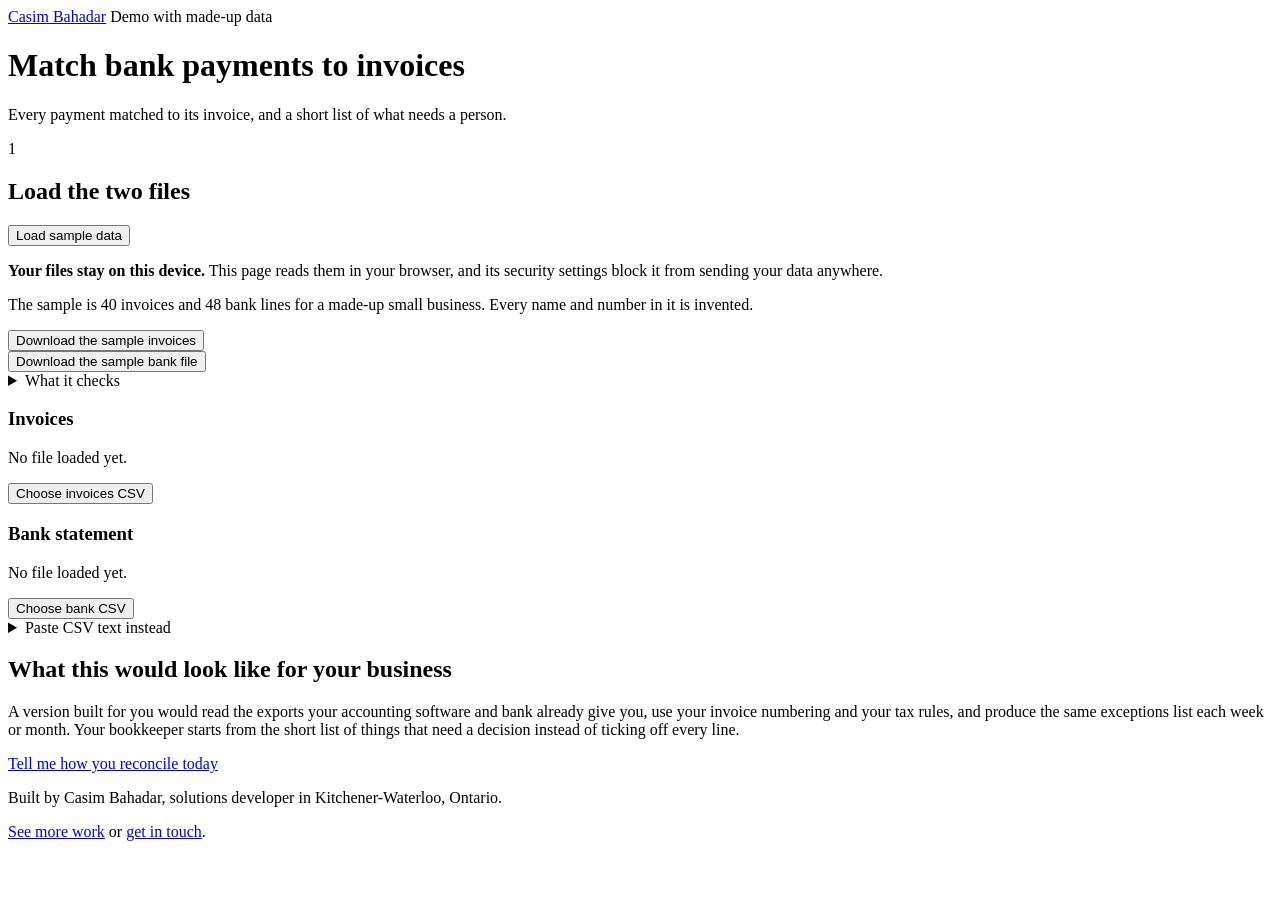
<file: body.html>
<body>
<header class="topbar">
  <div class="wrap">
    <a class="wordmark" href="https://casimbahadar.github.io/"><span class="mark" aria-hidden="true"></span>Casim Bahadar</a>
    <span class="demo-flag">Demo with made-up data</span>
  </div>
</header>

<main id="main">
  <div class="wrap intro intro-short">
    <h1>Match bank payments to invoices</h1>
    <p class="lede">Every payment matched to its invoice, and a short list of what needs a person.</p>
  </div>

  <section class="wrap step" aria-labelledby="h-load">
    <div class="step-head"><span class="step-num" aria-hidden="true">1</span><h2 id="h-load">Load the two files</h2></div>
    <div class="actions"><button class="btn btn-primary" id="btn-sample" type="button">Load sample data</button></div>
    <div class="privacy"><p><strong>Your files stay on this device.</strong> This page reads them in your browser, and its security settings block it from sending your data anywhere.</p></div>
    <p class="small muted" style="margin-top: var(--s4)">The sample is 40 invoices and 48 bank lines for a made-up small business. Every name and number in it is invented.</p>
    <p style="margin: 0"><button class="linkish" id="dl-sample-inv" type="button">Download the sample invoices</button></p>
    <p style="margin: 0"><button class="linkish" id="dl-sample-bank" type="button">Download the sample bank file</button></p>
    <details>
      <summary>What it checks</summary>
      <p>A payment is matched when its bank description names an invoice number (INV-1042, INV1042, #1042 or "invoice 1042"), whatever the date. A payment with no number is matched when exactly one open invoice has that balance and is dated within a set number of days before it. When two or more fit, it goes to a person instead of being guessed. It flags payments with no invoice, invoices with no payment, partial, duplicate and extra payments, tax that isn't 13% HST on H13 invoices, tax charged on EXEMPT or ZERO invoices, and totals that don't equal subtotal plus tax. You can match any leftover payment by hand, and undo it.</p>
      <p>Bank files can have one signed amount column or separate deposit and withdrawal columns, with or without a header row. Title lines above the header and totals rows are left out.</p>
    </details>
    <div class="files">
      <div class="file-card">
        <h3>Invoices</h3>
        <p class="small muted" id="inv-status">No file loaded yet.</p>
        <button class="btn btn-quiet" id="btn-inv" type="button">Choose invoices CSV</button>
        <input type="file" id="file-inv" accept=".csv,.txt,text/csv,text/plain" hidden>
      </div>
      <div class="file-card">
        <h3>Bank statement</h3>
        <p class="small muted" id="bank-status">No file loaded yet.</p>
        <button class="btn btn-quiet" id="btn-bank" type="button">Choose bank CSV</button>
        <input type="file" id="file-bank" accept=".csv,.txt,text/csv,text/plain" hidden>
      </div>
    </div>
    <details id="paste-box">
      <summary>Paste CSV text instead</summary>
      <label class="block" for="paste-inv">Invoices CSV, with a header row first</label>
      <textarea id="paste-inv" spellcheck="false" autocomplete="off"></textarea>
      <label class="block" for="paste-bank" style="margin-top: var(--s4)">Bank CSV, with a header row first</label>
      <textarea id="paste-bank" spellcheck="false" autocomplete="off"></textarea>
      <div class="actions"><button class="btn btn-quiet" id="btn-paste" type="button">Use pasted text</button></div>
    </details>
    <div class="alert" id="load-error" role="alert"></div>
  </section>

  <section class="wrap step" id="step-map" aria-labelledby="h-map" hidden>
    <div class="step-head"><span class="step-num" aria-hidden="true">2</span><h2 id="h-map" tabindex="-1">Check the columns</h2></div>
    <p id="map-summary"></p>
    <details id="map-details">
      <summary>Change which columns are used</summary>
      <div class="map-group"><h3>Invoices file</h3><div class="roles" id="roles-inv"></div><p class="hint small muted" id="hint-inv"></p></div>
      <div class="map-group"><h3>Bank file</h3><div class="roles" id="roles-bank"></div><p class="hint small muted" id="hint-bank"></p></div>
    </details>
    <div class="map-group">
      <h3>Matching without an invoice number</h3>
      <div class="num-field"><label for="window">Look for invoices dated up to</label><input type="number" id="window" min="1" max="365" value="45" inputmode="numeric"><span>days before the payment</span></div>
      <p class="hint small muted">Payments that name an invoice number are matched by that number, whatever the date. Invoices with tax code H13 are checked for 13% HST, allowing one cent for rounding. EXEMPT and ZERO invoices are flagged if they charge any tax. Every invoice is checked that subtotal plus tax equals the total.</p>
    </div>
    <div class="alert" id="map-error" role="alert"></div>
    <div class="actions"><button class="btn btn-primary" id="btn-run" type="button">Match payments</button></div>
  </section>

  <section class="wrap step" id="step-results" aria-labelledby="h-results" hidden>
    <div class="step-head"><span class="step-num" aria-hidden="true">3</span><h2 id="h-results" tabindex="-1">Results</h2></div>
    <p class="stale" id="stale" role="status" hidden></p>
    <p class="summary-line" id="summary"></p>
    <nav aria-label="Results sections"><ul class="jump">
      <li><a href="#h-exceptions">Exceptions</a></li>
      <li><a href="#h-matched">Matched</a></li>
      <li><a href="#h-download">Download</a></li>
    </ul></nav>

    <h3>Where the money is</h3>
    <div class="money" id="money"></div>

    <h3 id="h-exceptions" tabindex="-1">Exceptions</h3>
    <p class="small muted">Each one needs a person to look at it. Nothing here was changed or guessed.</p>
    <div class="hand" id="hand" hidden></div>
    <div class="bars problems" id="bars-exc"></div>
    <div class="filter" id="filter-wrap"><label for="filter">Show</label><select id="filter"></select></div>
    <div id="exceptions"></div>

    <h3 id="h-matched">Matched payments</h3>
    <div id="matched"></div>

    <div id="skipped-wrap" hidden>
      <h3>Rows that couldn't be read</h3>
      <div id="skipped"></div>
    </div>

    <h3 id="h-download">Download</h3>
    <div class="actions">
      <button class="btn btn-primary" id="dl-exc" type="button">Download exceptions</button>
      <button class="btn btn-quiet" id="dl-matched" type="button">Download matched list</button>
    </div>
    <div class="actions"><button class="btn btn-quiet" id="btn-reset" type="button">Start over</button></div>
    <p class="sr-only" id="announce" aria-live="polite"></p>
  </section>

  <aside class="wrap biz" aria-labelledby="h-biz">
    <div class="biz-box">
      <h2 id="h-biz">What this would look like for your business</h2>
      <p>A version built for you would read the exports your accounting software and bank already give you, use your invoice numbering and your tax rules, and produce the same exceptions list each week or month. Your bookkeeper starts from the short list of things that need a decision instead of ticking off every line.</p>
      <p><a href="https://casimbahadar.github.io/contact.html">Tell me how you reconcile today</a></p>
    </div>
  </aside>
</main>

<footer>
  <div class="wrap">
    <p>Built by Casim Bahadar, solutions developer in Kitchener-Waterloo, Ontario.</p>
    <p><a href="https://casimbahadar.github.io/work.html">See more work</a> or <a href="https://casimbahadar.github.io/contact.html">get in touch</a>.</p>
  </div>
</footer>
</file>
